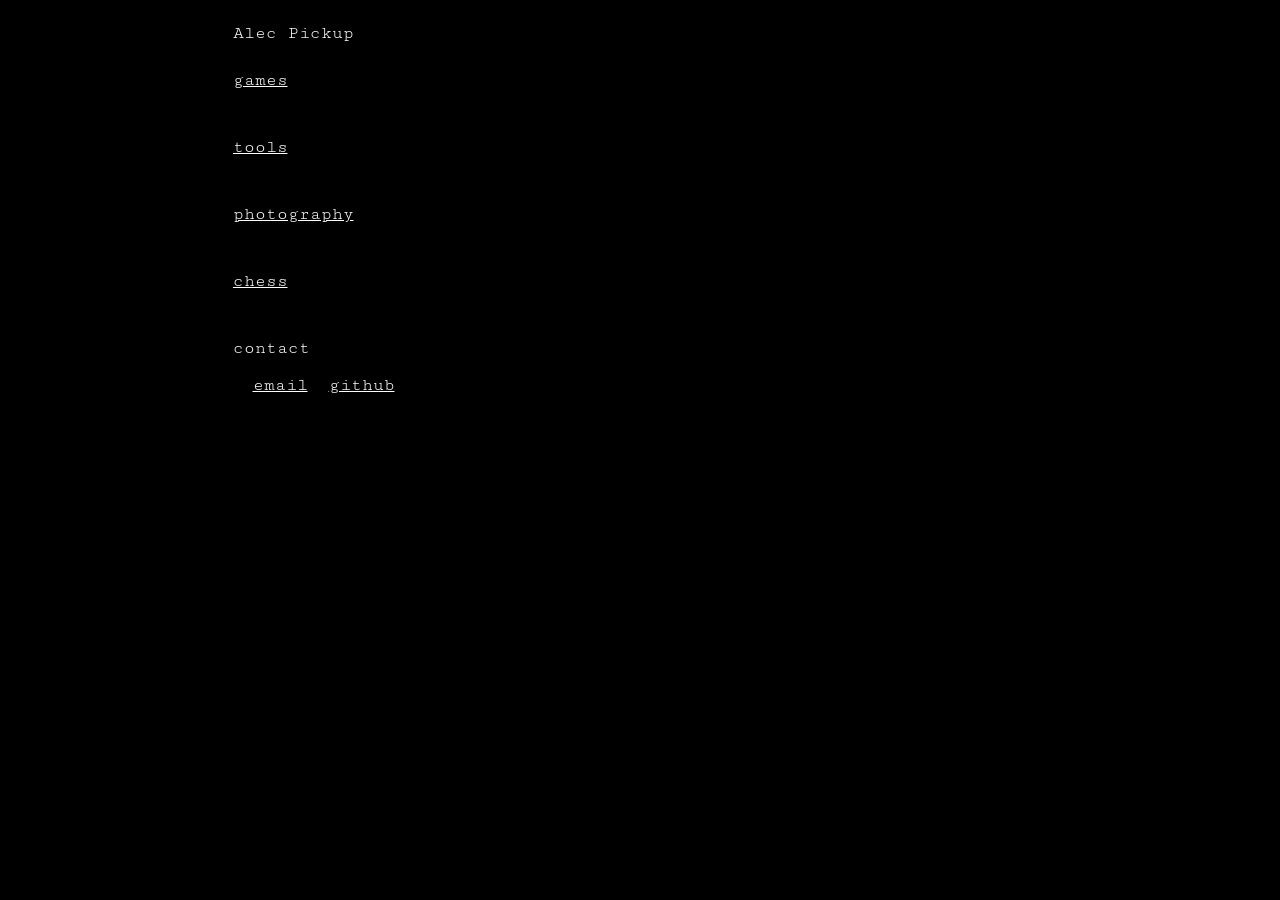
<file: index.html>
<!DOCTYPE html>
<html lang="en">
<head>
    <meta charset="UTF-8">
    <meta name="viewport" content="width=device-width, initial-scale=1.0">
    <title>Alec Pickup</title>
    <link rel="stylesheet" href="styles.css">
    <link rel="icon" type="image/png" sizes="32x32" href="/favicon-32x32.png">
    <link rel="icon" type="image/png" sizes="96x96" href="/favicon-96x96.png">
    <link rel="icon" type="image/png" sizes="16x16" href="/favicon-16x16.png">
</head>
<body>
    <div class="container">
        <header>
            <h1>Alec Pickup</h1>
        </header>

        <main>
            <section id="games" class="section accordion-section">
                <h2 class="accordion-header">games</h2>
                <div class="accordion-content">
                    <div class="games-list">
                    <article class="game game-portrait" id="stack-merge">
                        <div class="phone-row">
                            <a class="shot" href="images/games/stack-merge/gameplay.jpg" data-gallery="stack-merge" data-caption="Stack Merge — a run in progress">
                                <img src="images/games/stack-merge/gameplay-thumb.jpg" alt="Stack Merge: a run in progress" loading="lazy" />
                            </a>
                            <a class="shot" href="images/games/stack-merge/title.jpg" data-gallery="stack-merge" data-caption="Stack Merge — title screen">
                                <img src="images/games/stack-merge/title-thumb.jpg" alt="Stack Merge: title screen" loading="lazy" />
                            </a>
                            <a class="shot" href="images/games/stack-merge/columns.jpg" data-gallery="stack-merge" data-caption="Stack Merge — merging blocks">
                                <img src="images/games/stack-merge/columns-thumb.jpg" alt="Stack Merge: merging blocks" loading="lazy" />
                            </a>
                        </div>
                        <h3>Stack Merge</h3>
                        <p class="game-meta">puzzle · iOS &amp; Android</p>
                        <p>An addictive, block-stacking puzzle game. Drop numbered blocks into columns, merge matching values, and chase a high score.</p>
                        <div class="store-badges" role="group" aria-label="Download Stack Merge">
                            <a href="https://apps.apple.com/gh/app/stack-merge-mobile/id6760034466" target="_blank" rel="noopener noreferrer">
                                <img src="images/app store.png" alt="Download on the App Store" class="store-badge-img" />
                            </a>
                            <a href="https://play.google.com/store/apps/details?id=com.alecpickup.stackmerge" target="_blank" rel="noopener noreferrer">
                                <img src="images/googleplay.png" alt="Get it on Google Play" class="store-badge-img" />
                            </a>
                        </div>
                        <p class="game-links"><a href="stack-merge-privacy-policy.html">privacy policy</a> <a href="stack-merge-support.html">support</a></p>
                    </article>

                    <article class="game game-portrait" id="tsukimi">
                        <div class="phone-row">
                            <a class="shot" href="images/games/tsukimi/gameplay.jpg" data-gallery="tsukimi" data-caption="Tsukimi — a hand in play">
                                <img src="images/games/tsukimi/gameplay-thumb.jpg" alt="Tsukimi: a hand in play" loading="lazy" />
                            </a>
                            <a class="shot" href="images/games/tsukimi/menu.jpg" data-gallery="tsukimi" data-caption="Tsukimi — main menu">
                                <img src="images/games/tsukimi/menu-thumb.jpg" alt="Tsukimi: main menu" loading="lazy" />
                            </a>
                            <a class="shot" href="images/games/tsukimi/midround.jpg" data-gallery="tsukimi" data-caption="Tsukimi — mid-round">
                                <img src="images/games/tsukimi/midround-thumb.jpg" alt="Tsukimi: mid-round" loading="lazy" />
                            </a>
                            <a class="shot" href="images/games/tsukimi/reference.jpg" data-gallery="tsukimi" data-caption="Tsukimi — card reference">
                                <img src="images/games/tsukimi/reference-thumb.jpg" alt="Tsukimi: card reference" loading="lazy" />
                            </a>
                        </div>
                        <h3>Tsukimi</h3>
                        <p class="game-meta">card game · mobile</p>
                        <p>A simple Hanafuda Koi Koi game, with a built-in tutorial and a full reference for the cards and yaku.</p>
                        <p class="game-links"><a href="tsukimi-privacy-policy.html">privacy policy</a> <a href="tsukimi-support.html">support</a></p>
                    </article>

                    <article class="game" id="casino-tycoon">
                        <a class="shot game-hero" href="images/games/casino-tycoon/floor.jpg" data-gallery="casino-tycoon" data-caption="Casino Tycoon — a busy casino floor">
                            <img src="images/games/casino-tycoon/floor.jpg" alt="Casino Tycoon: a busy casino floor" loading="lazy" />
                        </a>
                        <div class="shot-strip">
                            <a class="shot" href="images/games/casino-tycoon/title.jpg" data-gallery="casino-tycoon" data-caption="Casino Tycoon — title screen">
                                <img src="images/games/casino-tycoon/title-thumb.jpg" alt="Casino Tycoon: title screen" loading="lazy" />
                            </a>
                            <a class="shot" href="images/games/casino-tycoon/slots.jpg" data-gallery="casino-tycoon" data-caption="Casino Tycoon — rows of slot machines">
                                <img src="images/games/casino-tycoon/slots-thumb.jpg" alt="Casino Tycoon: rows of slot machines" loading="lazy" />
                            </a>
                            <a class="shot" href="images/games/casino-tycoon/tables.jpg" data-gallery="casino-tycoon" data-caption="Casino Tycoon — table games">
                                <img src="images/games/casino-tycoon/tables-thumb.jpg" alt="Casino Tycoon: table games" loading="lazy" />
                            </a>
                            <a class="shot" href="images/games/casino-tycoon/opening.jpg" data-gallery="casino-tycoon" data-caption="Casino Tycoon — doors open">
                                <img src="images/games/casino-tycoon/opening-thumb.jpg" alt="Casino Tycoon: doors open" loading="lazy" />
                            </a>
                        </div>
                        <h3>Casino Tycoon</h3>
                        <p class="game-meta">management sim · in development</p>
                        <p>A top-down casino management sim. Lay out slots, blackjack, craps and roulette, add food, facilities and decor, hire staff, and keep a floor full of guests spending money on the Strip.</p>
                    </article>

                    <article class="game game-4x3" id="ralph-lauren-simulator">
                        <a class="shot game-hero" href="images/games/ralph-lauren/trading-post.jpg" data-gallery="ralph-lauren-simulator" data-caption="1992 Ralph Lauren Collector Simulator — the Trading Post">
                            <img src="images/games/ralph-lauren/trading-post.jpg" alt="1992 Ralph Lauren Collector Simulator: the Trading Post" loading="lazy" />
                        </a>
                        <div class="shot-strip">
                            <a class="shot" href="images/games/ralph-lauren/title.jpg" data-gallery="ralph-lauren-simulator" data-caption="1992 Ralph Lauren Collector Simulator — title screen">
                                <img src="images/games/ralph-lauren/title-thumb.jpg" alt="1992 Ralph Lauren Collector Simulator: title screen" loading="lazy" />
                            </a>
                            <a class="shot" href="images/games/ralph-lauren/boutique.jpg" data-gallery="ralph-lauren-simulator" data-caption="1992 Ralph Lauren Collector Simulator — the Polo boutique">
                                <img src="images/games/ralph-lauren/boutique-thumb.jpg" alt="1992 Ralph Lauren Collector Simulator: the Polo boutique" loading="lazy" />
                            </a>
                            <a class="shot" href="images/games/ralph-lauren/casino.jpg" data-gallery="ralph-lauren-simulator" data-caption="1992 Ralph Lauren Collector Simulator — the casino">
                                <img src="images/games/ralph-lauren/casino-thumb.jpg" alt="1992 Ralph Lauren Collector Simulator: the casino" loading="lazy" />
                            </a>
                            <a class="shot" href="images/games/ralph-lauren/street.jpg" data-gallery="ralph-lauren-simulator" data-caption="1992 Ralph Lauren Collector Simulator — the street at midday">
                                <img src="images/games/ralph-lauren/street-thumb.jpg" alt="1992 Ralph Lauren Collector Simulator: the street at midday" loading="lazy" />
                            </a>
                        </div>
                        <h3>1992 Ralph Lauren Collector Simulator</h3>
                        <p class="game-meta">3D collector sim · in development</p>
                        <p>A late-'90s, N64-style collector sim set in 1992. Shop the Polo store, flip finds at the consignment shop, put together outfits for a Fit Check score, and build your reputation to unlock rarer stock.</p>
                    </article>

                    <article class="game" id="worlds">
                        <a class="shot game-hero" href="images/games/worlds/jungle.jpg" data-gallery="worlds" data-caption="Worlds — jungle">
                            <img src="images/games/worlds/jungle.jpg" alt="Worlds: jungle" loading="lazy" />
                        </a>
                        <div class="shot-strip">
                            <a class="shot" href="images/games/worlds/savanna.jpg" data-gallery="worlds" data-caption="Worlds — savanna">
                                <img src="images/games/worlds/savanna-thumb.jpg" alt="Worlds: savanna" loading="lazy" />
                            </a>
                            <a class="shot" href="images/games/worlds/swamp.jpg" data-gallery="worlds" data-caption="Worlds — swamp">
                                <img src="images/games/worlds/swamp-thumb.jpg" alt="Worlds: swamp" loading="lazy" />
                            </a>
                            <a class="shot" href="images/games/worlds/tundra.jpg" data-gallery="worlds" data-caption="Worlds — tundra">
                                <img src="images/games/worlds/tundra-thumb.jpg" alt="Worlds: tundra" loading="lazy" />
                            </a>
                            <a class="shot" href="images/games/worlds/taiga.jpg" data-gallery="worlds" data-caption="Worlds — taiga">
                                <img src="images/games/worlds/taiga-thumb.jpg" alt="Worlds: taiga" loading="lazy" />
                            </a>
                        </div>
                        <h3>Worlds</h3>
                        <p class="game-meta">open world · in development</p>
                        <p>A low-poly open world spanning ten biomes, from jungle and savanna to tundra and taiga, each with its own wildlife roaming the landscape.</p>
                    </article>

                    <article class="game" id="shrewd-deal">
                        <a class="shot game-hero" href="images/games/shrewd-deal/early-game.jpg" data-gallery="shrewd-deal" data-caption="Shrewd Deal — early game">
                            <img src="images/games/shrewd-deal/early-game.jpg" alt="Shrewd Deal: early game" loading="lazy" />
                        </a>
                        <div class="shot-strip">
                            <a class="shot" href="images/games/shrewd-deal/title.jpg" data-gallery="shrewd-deal" data-caption="Shrewd Deal — title screen">
                                <img src="images/games/shrewd-deal/title-thumb.jpg" alt="Shrewd Deal: title screen" loading="lazy" />
                            </a>
                            <a class="shot" href="images/games/shrewd-deal/rent.jpg" data-gallery="shrewd-deal" data-caption="Shrewd Deal — paying rent">
                                <img src="images/games/shrewd-deal/rent-thumb.jpg" alt="Shrewd Deal: paying rent" loading="lazy" />
                            </a>
                            <a class="shot" href="images/games/shrewd-deal/lease.jpg" data-gallery="shrewd-deal" data-caption="Shrewd Deal — Universal Lease">
                                <img src="images/games/shrewd-deal/lease-thumb.jpg" alt="Shrewd Deal: Universal Lease" loading="lazy" />
                            </a>
                            <a class="shot" href="images/games/shrewd-deal/online.jpg" data-gallery="shrewd-deal" data-caption="Shrewd Deal — online lobby">
                                <img src="images/games/shrewd-deal/online-thumb.jpg" alt="Shrewd Deal: online lobby" loading="lazy" />
                            </a>
                        </div>
                        <h3>Shrewd Deal</h3>
                        <p class="game-meta">card game · online multiplayer</p>
                        <p>A fast property-trading card game. Collect districts, charge rent, and counter with Legal Injunctions, online against friends or offline against bots.</p>
                    </article>
                    </div>
                </div>
            </section>

            <section id="tools" class="section accordion-section">
                <h2 class="accordion-header">tools</h2>
                <div class="accordion-content">
                    <p><a href="https://chessmatch.app" target="_blank" rel="noopener noreferrer">ChessMatch.app</a> is a quick way to host casual Swiss-system tournaments.</p>
                </div>
            </section>

            <section id="photography" class="section accordion-section">
                <h2 class="accordion-header">photography</h2>
                <div class="accordion-content">
                    <p>Photography portfolio coming soon.</p>
                </div>
            </section>

            <section id="chess" class="section accordion-section">
                <h2 class="accordion-header">chess</h2>
                <div class="accordion-content">
                    <p><a href="https://lichess.org/@/lcpckp" target="_blank">Lichess.org Profile</a></p>
                    <p><a href="https://www.chess.com/member/lcpckp" target="_blank">Chess.com Profile</a></p>
                    <p><a href="https://ratings.uschess.org/player/30849239" target="_blank">USCF Profile</a></p>
                    <p><a href="https://lichess.org/study/search?q=owner%3Alcpckp+" target="_blank">OTB Tournament Games</a></p>
                </div>
            </section>

            <section id="contact" class="section">
                <h2>contact</h2>
                <div class="content">
                    <div class="contact-links">
                        <a href="mailto:contact@alecpickup.com">email</a>
                        <a href="https://github.com/lcpckp" target="_blank">github</a>
                    </div>
                </div>
            </section>
        </main>
    </div>

    <div class="lightbox" id="lightbox" hidden>
        <button class="lightbox-close" type="button" aria-label="Close">close</button>
        <button class="lightbox-nav lightbox-prev" type="button" aria-label="Previous screenshot">&lt;</button>
        <figure>
            <img alt="" />
            <figcaption></figcaption>
        </figure>
        <button class="lightbox-nav lightbox-next" type="button" aria-label="Next screenshot">&gt;</button>
    </div>

    <script src="script.js"></script>
</body>
</html>
</file>
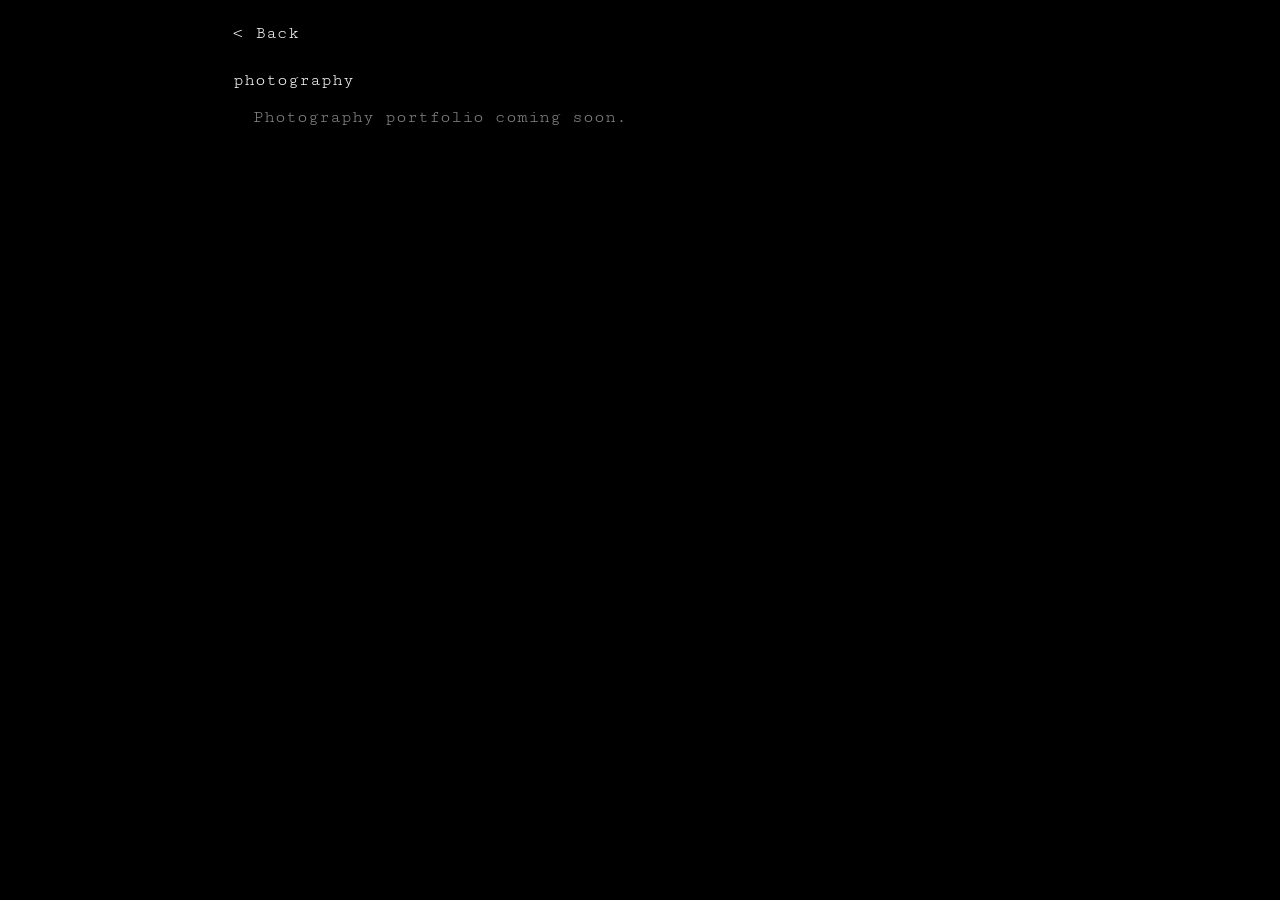
<file: photography.html>
<!DOCTYPE html>
<html lang="en">
<head>
    <meta charset="UTF-8">
    <meta name="viewport" content="width=device-width, initial-scale=1.0">
    <title>Photography - Alec Pickup</title>
    <link rel="stylesheet" href="styles.css">
</head>
<body>
    <div class="container">
        <header>
            <h1><a href="index.html" style="color: #ffffff; text-decoration: none;">&lt; Back</a></h1>
        </header>

        <main>
            <section id="photography" class="section">
                <h2>photography</h2>
                <div class="content">
                    <p>Photography portfolio coming soon.</p>
                </div>
            </section>
        </main>
    </div>

    <script src="script.js"></script>
</body>
</html>
</file>
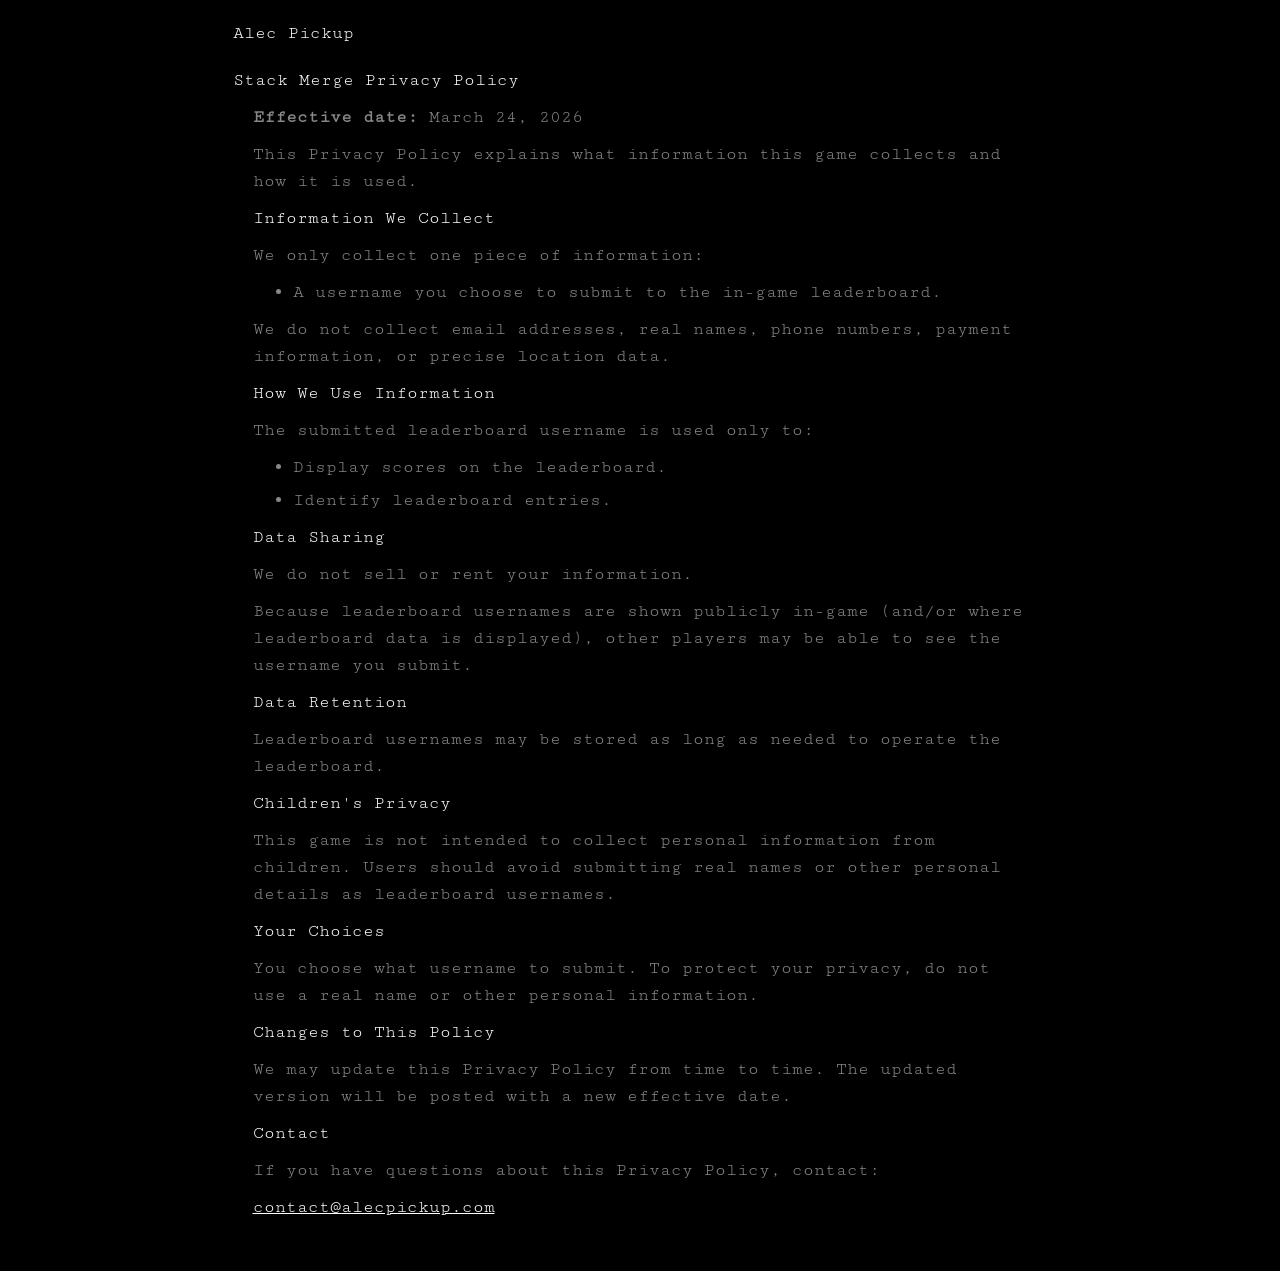
<file: stack-merge-privacy-policy.html>
<!DOCTYPE html>
<html lang="en">
<head>
    <meta charset="UTF-8">
    <meta name="viewport" content="width=device-width, initial-scale=1.0">
    <title>Stack Merge Privacy Policy</title>
    <link rel="stylesheet" href="styles.css">
    <link rel="icon" type="image/png" sizes="32x32" href="/favicon-32x32.png">
    <link rel="icon" type="image/png" sizes="96x96" href="/favicon-96x96.png">
    <link rel="icon" type="image/png" sizes="16x16" href="/favicon-16x16.png">
</head>
<body>
    <div class="container">
        <header>
            <h1>Alec Pickup</h1>
        </header>

        <main>
            <section id="privacy-policy" class="section">
                <h2>Stack Merge Privacy Policy</h2>
                <div class="content">
                    <p><strong>Effective date:</strong> March 24, 2026</p>

                    <p>This Privacy Policy explains what information this game collects and how it is used.</p>

                    <h2>Information We Collect</h2>
                    <p>We only collect one piece of information:</p>
                    <ul>
                        <li>A username you choose to submit to the in-game leaderboard.</li>
                    </ul>
                    <p>We do not collect email addresses, real names, phone numbers, payment information, or precise location data.</p>

                    <h2>How We Use Information</h2>
                    <p>The submitted leaderboard username is used only to:</p>
                    <ul>
                        <li>Display scores on the leaderboard.</li>
                        <li>Identify leaderboard entries.</li>
                    </ul>

                    <h2>Data Sharing</h2>
                    <p>We do not sell or rent your information.</p>
                    <p>Because leaderboard usernames are shown publicly in-game (and/or where leaderboard data is displayed), other players may be able to see the username you submit.</p>

                    <h2>Data Retention</h2>
                    <p>Leaderboard usernames may be stored as long as needed to operate the leaderboard.</p>

                    <h2>Children's Privacy</h2>
                    <p>This game is not intended to collect personal information from children. Users should avoid submitting real names or other personal details as leaderboard usernames.</p>

                    <h2>Your Choices</h2>
                    <p>You choose what username to submit. To protect your privacy, do not use a real name or other personal information.</p>

                    <h2>Changes to This Policy</h2>
                    <p>We may update this Privacy Policy from time to time. The updated version will be posted with a new effective date.</p>

                    <h2>Contact</h2>
                    <p>If you have questions about this Privacy Policy, contact:</p>
                    <p><a href="mailto:contact@alecpickup.com">contact@alecpickup.com</a></p>
                </div>
            </section>
        </main>
    </div>

    <script src="script.js"></script>
</body>
</html>
</file>
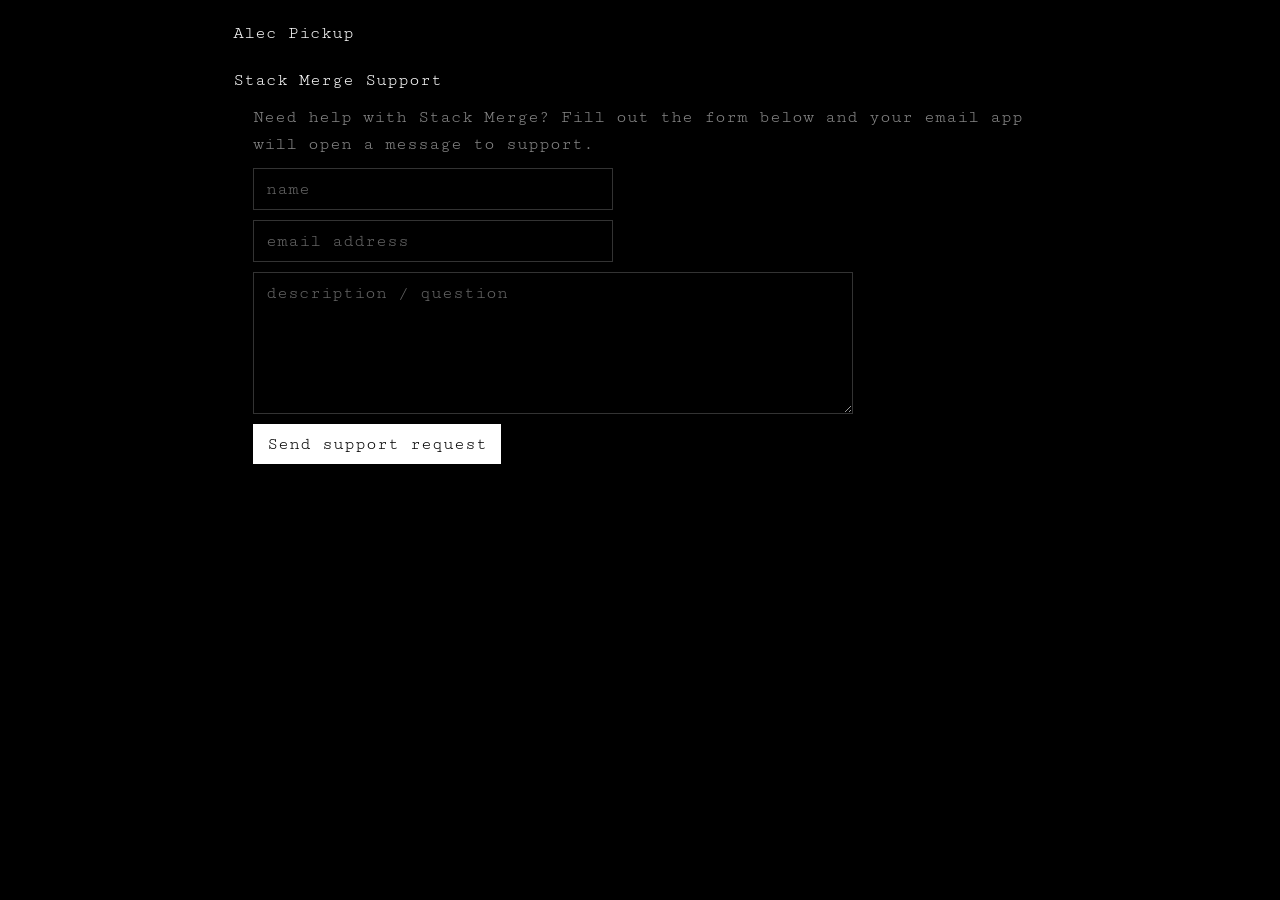
<file: stack-merge-support.html>
<!DOCTYPE html>
<html lang="en">
<head>
    <meta charset="UTF-8">
    <meta name="viewport" content="width=device-width, initial-scale=1.0">
    <title>Stack Merge Support</title>
    <link rel="stylesheet" href="styles.css">
    <link rel="icon" type="image/png" sizes="32x32" href="/favicon-32x32.png">
    <link rel="icon" type="image/png" sizes="96x96" href="/favicon-96x96.png">
    <link rel="icon" type="image/png" sizes="16x16" href="/favicon-16x16.png">
</head>
<body>
    <div class="container">
        <header>
            <h1>Alec Pickup</h1>
        </header>

        <main>
            <section id="stack-merge-support" class="section">
                <h2>Stack Merge Support</h2>
                <div class="content">
                    <p>Need help with Stack Merge? Fill out the form below and your email app will open a message to support.</p>

                    <form id="stack-merge-support-form" class="waitlist-form" novalidate onsubmit="return window.stackMergeSupportSubmit(event);">
                        <input
                            id="stack-merge-support-name"
                            name="name"
                            type="text"
                            autocomplete="name"
                            placeholder="name"
                            required
                        />
                        <input
                            id="stack-merge-support-email"
                            name="email"
                            type="email"
                            inputmode="email"
                            autocomplete="email"
                            placeholder="email address"
                            required
                        />
                        <textarea
                            id="stack-merge-support-message"
                            name="message"
                            rows="6"
                            placeholder="description / question"
                            required
                        ></textarea>
                        <button id="stack-merge-support-submit" type="submit">Send support request</button>
                        <div id="stack-merge-support-status" class="waitlist-status" role="status" aria-live="polite"></div>
                    </form>
                </div>
            </section>
        </main>
    </div>

    <script src="script.js"></script>
</body>
</html>
</file>
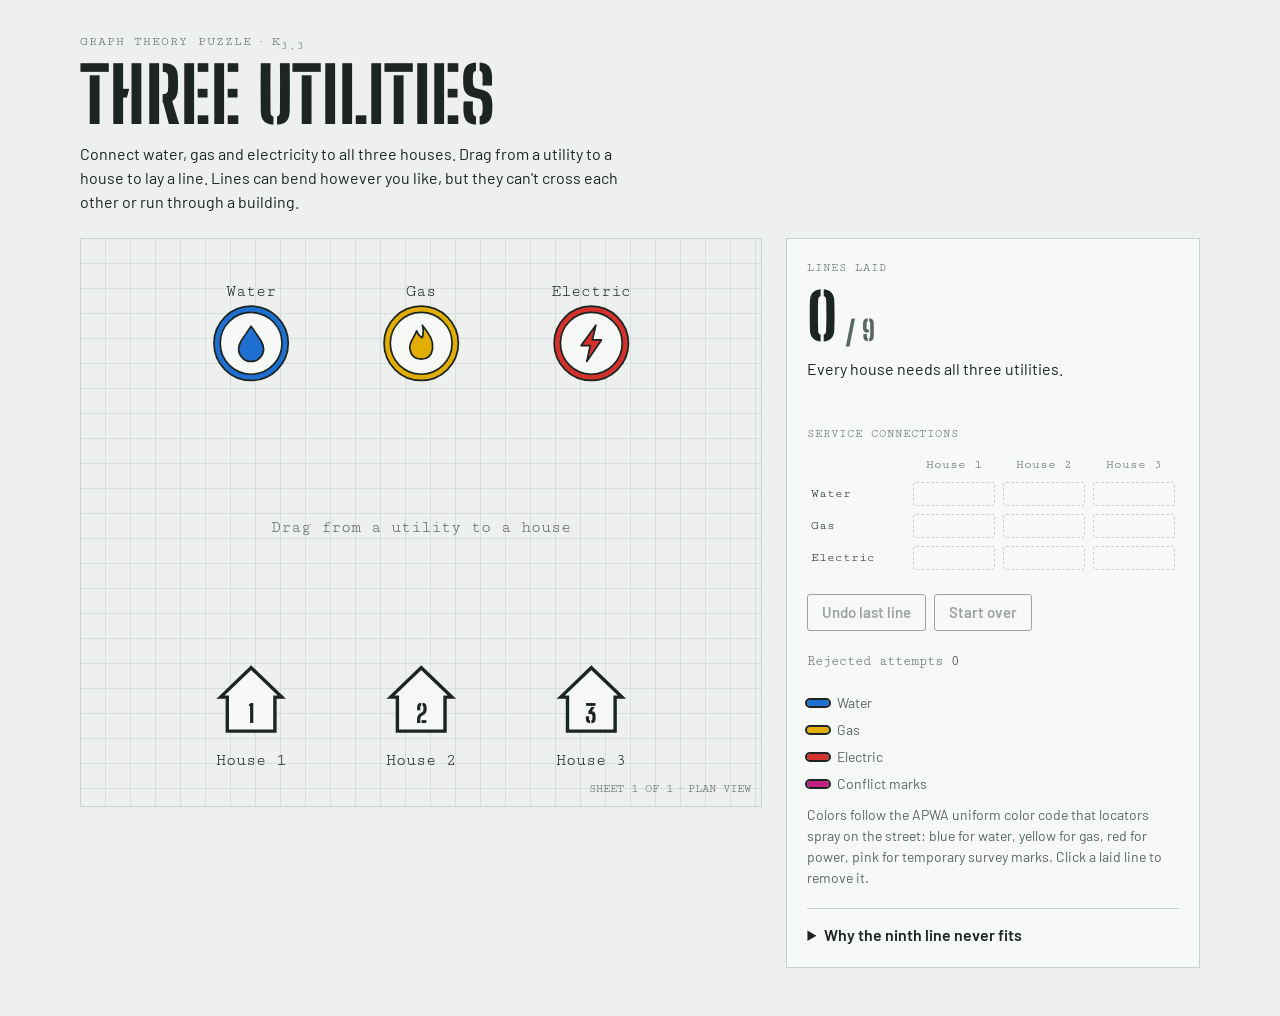
<file: three-utilities.html>
<!DOCTYPE html>
<html lang="en">
<head>
    <meta charset="UTF-8">
    <meta name="viewport" content="width=device-width, initial-scale=1.0, viewport-fit=cover">
    <title>Three Utilities - Alec Pickup</title>
    <link rel="icon" type="image/png" sizes="32x32" href="favicon-32x32.png">
    <link rel="icon" type="image/png" sizes="16x16" href="favicon-16x16.png">
<link rel="preconnect" href="https://fonts.googleapis.com">
<link rel="preconnect" href="https://fonts.gstatic.com" crossorigin>
<link rel="stylesheet" href="https://fonts.googleapis.com/css2?family=Big+Shoulders+Stencil+Display:wght@700;800&family=Barlow:wght@400;500;600&family=Cutive+Mono&display=swap">
<style>
:root { padding-top: env(safe-area-inset-top, 0px); padding-bottom: env(safe-area-inset-bottom, 0px); }
body { margin: 0; }
[hidden] { display: none !important; }

/* Layout: a utility plan sheet. Board on the left, a locator's field panel on the right; stacks on phones. */
:root {
  --paper: #edf0ee;
  --grid: #d8dfdb;
  --panel: #f7f9f7;
  --ink: #1c2521;
  --muted: #5a6761;
  --rule: #c9d2cd;
  --casing: #1c2521;
  --water: #1f6fd1;
  --gas: #e2ad00;
  --electric: #d3312b;
  --survey: #c0237f;
  --display: "Big Shoulders Stencil Display", "Arial Narrow", Impact, sans-serif;
  --body: "Barlow", "Segoe UI", system-ui, sans-serif;
  --mono: "Cutive Mono", "Courier New", monospace;
}
@media (prefers-color-scheme: dark) {
  :root:not([data-theme="light"]) {
    --paper: #121815; --grid: #1d2722; --panel: #171f1b; --ink: #e2e9e5; --muted: #8e9b95;
    --rule: #2b3631; --casing: #070a09; --water: #4f98f2; --gas: #f2c533; --electric: #f15b4f; --survey: #f066b4;
    color-scheme: dark;
  }
}
:root[data-theme="dark"] {
  --paper: #121815; --grid: #1d2722; --panel: #171f1b; --ink: #e2e9e5; --muted: #8e9b95;
  --rule: #2b3631; --casing: #070a09; --water: #4f98f2; --gas: #f2c533; --electric: #f15b4f; --survey: #f066b4;
  color-scheme: dark;
}
body {
  background: var(--paper);
  color: var(--ink);
  font-family: var(--body);
  font-size: 16px;
  line-height: 1.5;
}
.wrap {
  max-width: 1120px;
  margin: 0 auto;
  padding-block: 32px 48px;
  padding-left: max(16px, env(safe-area-inset-left, 0px));
  padding-right: max(16px, env(safe-area-inset-right, 0px));
  display: grid;
  gap: 24px;
}
header { display: grid; gap: 6px; max-width: 62ch; }
.eyebrow {
  font-family: var(--mono);
  font-size: 13px;
  letter-spacing: 0.08em;
  text-transform: uppercase;
  color: var(--muted);
}
h1 {
  font-family: var(--display);
  font-weight: 800;
  font-size: clamp(44px, 8vw, 76px);
  line-height: 0.92;
  letter-spacing: 0.01em;
  text-transform: uppercase;
  margin: 0;
  text-wrap: balance;
}
.lede { margin: 6px 0 0; color: var(--ink); }
.layout {
  display: grid;
  grid-template-columns: minmax(0, 1.65fr) minmax(0, 1fr);
  gap: 24px;
  align-items: start;
}
@media (max-width: 860px) { .layout { grid-template-columns: minmax(0, 1fr); } }

.board {
  position: relative;
  border: 1px solid var(--rule);
  background-color: var(--paper);
  background-image:
    linear-gradient(var(--grid) 1px, transparent 1px),
    linear-gradient(90deg, var(--grid) 1px, transparent 1px);
  background-size: 25px 25px;
  background-position: -1px -1px;
}
.board svg {
  display: block;
  width: 100%;
  height: auto;
  aspect-ratio: 6 / 5;
  touch-action: none;
  user-select: none;
  -webkit-user-select: none;
}
.sheet-tag {
  position: absolute;
  right: 10px;
  bottom: 8px;
  font-family: var(--mono);
  font-size: 12px;
  color: var(--muted);
  pointer-events: none;
}

.node { cursor: crosshair; }
.node .ring { fill: var(--panel); stroke: var(--casing); stroke-width: 7; }
.node .ring-color { fill: none; stroke-width: 4; }
.node .glyph { stroke: var(--casing); stroke-width: 1.5; stroke-linejoin: round; }
.node .house-body { fill: var(--panel); stroke: var(--casing); stroke-width: 3; }
.node .house-num { font-family: var(--display); font-weight: 800; font-size: 22px; fill: var(--ink); }
.node-label { font-family: var(--mono); font-size: 15px; fill: var(--ink); pointer-events: none; }
.node.hot .ring, .node.hot .house-body { stroke: var(--survey); }
.node.bad .ring, .node.bad .house-body { stroke-dasharray: 4 4; }
.node.source .ring, .node.source .house-body { stroke-width: 9; }

.line-casing { fill: none; stroke: var(--casing); stroke-width: 8; stroke-linecap: round; stroke-linejoin: round; }
.line-color { fill: none; stroke-width: 4.5; stroke-linecap: round; stroke-linejoin: round; }
.line-hit { fill: none; stroke: transparent; stroke-width: 18; cursor: pointer; pointer-events: stroke; }
.line-group:hover .line-casing { stroke: var(--survey); }
.draft { fill: none; stroke-width: 4; stroke-linecap: round; stroke-linejoin: round; stroke-dasharray: 9 7; }
.draft.rejected { stroke: var(--survey) !important; animation: fade 0.9s ease forwards; }
.cross-mark { stroke: var(--survey); stroke-width: 3; fill: none; }
.cross-mark.fading { animation: fade 1.6s ease forwards; }
@keyframes fade { 0%, 40% { opacity: 1; } 100% { opacity: 0; } }
.hint-text { font-family: var(--mono); font-size: 15px; fill: var(--muted); pointer-events: none; }

aside {
  background: var(--panel);
  border: 1px solid var(--rule);
  padding: 20px;
  display: grid;
  gap: 20px;
  min-width: 0;
}
.section-label {
  font-family: var(--mono);
  font-size: 12px;
  letter-spacing: 0.08em;
  text-transform: uppercase;
  color: var(--muted);
  margin: 0 0 8px;
}
.count {
  display: flex;
  align-items: baseline;
  gap: 8px;
  font-family: var(--display);
  font-weight: 800;
  line-height: 1;
}
.count .big { font-size: 64px; font-variant-numeric: tabular-nums; }
.count .of { font-size: 28px; color: var(--muted); }
.status {
  margin: 8px 0 0;
  min-height: 3em;
}
.status.warn { color: var(--survey); font-weight: 600; }
.status.win { color: var(--water); font-weight: 600; }

.matrix { width: 100%; border-collapse: collapse; font-variant-numeric: tabular-nums; }
.matrix th {
  font-family: var(--mono);
  font-weight: 400;
  font-size: 13px;
  color: var(--muted);
  padding: 4px;
  text-align: center;
}
.matrix th[scope="row"] { text-align: left; color: var(--ink); white-space: nowrap; }
.matrix td { padding: 4px; text-align: center; }
.cell {
  display: block;
  height: 22px;
  border: 1.5px dashed var(--rule);
  border-radius: 3px;
}
.cell.on { border: 2px solid var(--casing); }

.controls { display: flex; flex-wrap: wrap; gap: 8px; }
button {
  font: 600 15px/1 var(--body);
  color: var(--ink);
  background: transparent;
  border: 1.5px solid var(--ink);
  border-radius: 3px;
  padding: 10px 14px;
  cursor: pointer;
}
button:hover:not(:disabled) { background: var(--ink); color: var(--panel); }
button:focus-visible { outline: 3px solid var(--survey); outline-offset: 2px; }
button:disabled { opacity: 0.4; cursor: default; }

.stats { display: flex; gap: 20px; font-family: var(--mono); font-size: 14px; color: var(--muted); font-variant-numeric: tabular-nums; }
.stats b { color: var(--ink); font-weight: 400; }

.legend { display: grid; gap: 6px; font-size: 14px; color: var(--muted); }
.legend div { display: flex; align-items: center; gap: 8px; }
.swatch { width: 22px; height: 6px; border-radius: 3px; outline: 2px solid var(--casing); flex: none; }

details { border-top: 1px solid var(--rule); padding-top: 14px; }
summary { cursor: pointer; font-weight: 600; }
summary:focus-visible { outline: 3px solid var(--survey); outline-offset: 2px; }
details p { margin: 10px 0 0; font-size: 15px; max-width: 62ch; }
.math { font-family: var(--mono); font-size: 14px; background: var(--paper); padding: 1px 4px; border-radius: 2px; }

@media (prefers-reduced-motion: reduce) {
  .draft.rejected, .cross-mark.fading { animation-duration: 0.01s; animation-delay: 0.6s; }
}
</style>
</head>
<body>
<div class="wrap">
  <header>
    <div class="eyebrow">Graph theory puzzle · K<sub>3,3</sub></div>
    <h1>Three Utilities</h1>
    <p class="lede">Connect water, gas and electricity to all three houses. Drag from a utility to a house to lay a line. Lines can bend however you like, but they can't cross each other or run through a building.</p>
  </header>

  <div class="layout">
    <div class="board">
      <svg id="board" viewBox="0 0 600 500" role="img" aria-label="Puzzle board with three utilities across the top and three houses along the bottom">
        <g id="lines"></g>
        <path id="draft" class="draft" d=""></path>
        <g id="marks"></g>
        <g id="nodes"></g>
        <text id="hint" class="hint-text" x="300" y="258" text-anchor="middle">Drag from a utility to a house</text>
      </svg>
      <div class="sheet-tag">SHEET 1 OF 1 · PLAN VIEW</div>
    </div>

    <aside>
      <div>
        <p class="section-label">Lines laid</p>
        <div class="count"><span class="big" id="count">0</span><span class="of">/ 9</span></div>
        <p class="status" id="status" aria-live="polite">Every house needs all three utilities.</p>
      </div>

      <div>
        <p class="section-label">Service connections</p>
        <table class="matrix" id="matrix">
          <thead><tr><th></th><th scope="col">House 1</th><th scope="col">House 2</th><th scope="col">House 3</th></tr></thead>
          <tbody></tbody>
        </table>
      </div>

      <div class="controls">
        <button type="button" id="undo">Undo last line</button>
        <button type="button" id="reset">Start over</button>
      </div>

      <div class="stats">
        <span>Rejected attempts <b id="attempts">0</b></span>
      </div>

      <div class="legend">
        <div><span class="swatch" style="background: var(--water)"></span>Water</div>
        <div><span class="swatch" style="background: var(--gas)"></span>Gas</div>
        <div><span class="swatch" style="background: var(--electric)"></span>Electric</div>
        <div><span class="swatch" style="background: var(--survey)"></span>Conflict marks</div>
        <p style="margin: 4px 0 0">Colors follow the APWA uniform color code that locators spray on the street: blue for water, yellow for gas, red for power, pink for temporary survey marks. Click a laid line to remove it.</p>
      </div>

      <details id="why">
        <summary>Why the ninth line never fits</summary>
        <p>On a flat sheet, any connected drawing without crossings obeys Euler's formula: <span class="math">V − E + F = 2</span>. Here there are 6 buildings and 9 lines, so a finished drawing would split the sheet into <span class="math">F = 5</span> regions.</p>
        <p>Every line joins a utility to a house, so no region can be a triangle. Each region needs at least 4 lines around it, and each line borders 2 regions. That means <span class="math">4F ≤ 2E</span>, or <span class="math">20 ≤ 18</span>, which is false.</p>
        <p>So you can always place 8 lines, and the ninth must cross something. Mathematicians call this graph K<sub>3,3</sub>, and it's one of the two basic shapes that can't be drawn flat. On the surface of a donut, though, it fits.</p>
      </details>
    </aside>
  </div>
</div>

<script>
(function () {
  const NS = "http://www.w3.org/2000/svg";
  const R = 30;
  const W = 600, H = 500;
  const UTILS = [
    { id: "water", kind: "u", label: "Water", x: 150, y: 92, color: "var(--water)",
      glyph: "M0,-15 C6,-6 11,-1 11,5 A11,11 0 0 1 -11,5 C-11,-1 -6,-6 0,-15Z" },
    { id: "gas", kind: "u", label: "Gas", x: 300, y: 92, color: "var(--gas)",
      glyph: "M1,-16 C8,-7 11,-2 10,5 C9,11 5,14 0,14 C-5,14 -9,11 -10,5 C-11,-1 -6,-5 -4,-11 C-2,-6 1,-5 1,-5 C2,-9 2,-13 1,-16Z" },
    { id: "electric", kind: "u", label: "Electric", x: 450, y: 92, color: "var(--electric)",
      glyph: "M4,-16 L-9,2 L-1,2 L-4,16 L9,-3 L1,-3 Z" },
  ];
  const HOUSES = [1, 2, 3].map((n, i) => ({ id: "h" + n, kind: "h", label: "House " + n, num: n, x: 150 + i * 150, y: 408 }));
  const NODES = UTILS.concat(HOUSES);
  const byId = Object.fromEntries(NODES.map(n => [n.id, n]));

  const svg = document.getElementById("board");
  const linesG = document.getElementById("lines");
  const marksG = document.getElementById("marks");
  const nodesG = document.getElementById("nodes");
  const draft = document.getElementById("draft");
  const hint = document.getElementById("hint");
  const statusEl = document.getElementById("status");
  const countEl = document.getElementById("count");
  const attemptsEl = document.getElementById("attempts");
  const undoBtn = document.getElementById("undo");
  const resetBtn = document.getElementById("reset");
  const matrixBody = document.querySelector("#matrix tbody");

  let lines = [];      // { u, h, pts: [[x,y], ...] }
  let attempts = 0;
  let drawing = null;  // { from, pts, crossings: [] }
  let rejectTimer = null;

  function el(tag, attrs, parent) {
    const e = document.createElementNS(NS, tag);
    for (const k in attrs) e.setAttribute(k, attrs[k]);
    if (parent) parent.appendChild(e);
    return e;
  }

  // ---- nodes ----
  const nodeEls = {};
  NODES.forEach(n => {
    const g = el("g", { class: "node", transform: `translate(${n.x},${n.y})` }, nodesG);
    if (n.kind === "u") {
      el("circle", { class: "ring", r: R }, g);
      el("circle", { class: "ring-color", r: R, stroke: n.color }, g);
      el("path", { class: "glyph", d: n.glyph, fill: n.color }, g);
      el("text", { class: "node-label", y: -R - 12, "text-anchor": "middle" }, g).textContent = n.label;
    } else {
      el("path", { class: "house-body", d: "M-27,-4 L0,-30 L27,-4 L21,-4 L21,26 L-21,26 L-21,-4 Z" }, g);
      el("text", { class: "house-num", y: 19, "text-anchor": "middle" }, g).textContent = n.num;
      el("text", { class: "node-label", y: R + 26, "text-anchor": "middle" }, g).textContent = n.label;
    }
    nodeEls[n.id] = g;
  });

  // ---- matrix ----
  UTILS.forEach(u => {
    const tr = document.createElement("tr");
    tr.innerHTML = `<th scope="row">${u.label}</th>` +
      HOUSES.map(h => `<td><span class="cell" data-key="${u.id}-${h.id}" title="${u.label} to ${h.label}"></span></td>`).join("");
    matrixBody.appendChild(tr);
  });

  // ---- geometry ----
  function toSvg(e) {
    const p = svg.createSVGPoint();
    p.x = e.clientX; p.y = e.clientY;
    const q = p.matrixTransform(svg.getScreenCTM().inverse());
    return [Math.max(4, Math.min(W - 4, q.x)), Math.max(4, Math.min(H - 4, q.y))];
  }
  const dist = (a, b) => Math.hypot(a[0] - b[0], a[1] - b[1]);
  function nodeAt(p, rad) {
    let best = null, bd = Infinity;
    NODES.forEach(n => { const d = dist(p, [n.x, n.y]); if (d < rad && d < bd) { bd = d; best = n; } });
    return best;
  }
  function nearAnyNode(p) { return NODES.some(n => dist(p, [n.x, n.y]) < R + 3); }
  function segIntersect(a, b, c, d) {
    const r0 = b[0] - a[0], r1 = b[1] - a[1], s0 = d[0] - c[0], s1 = d[1] - c[1];
    const den = r0 * s1 - r1 * s0;
    if (Math.abs(den) < 1e-9) return null;
    const t = ((c[0] - a[0]) * s1 - (c[1] - a[1]) * s0) / den;
    const u = ((c[0] - a[0]) * r1 - (c[1] - a[1]) * r0) / den;
    if (t < 0 || t > 1 || u < 0 || u > 1) return null;
    return [a[0] + t * r0, a[1] + t * r1];
  }
  function segPointDist(a, b, p) {
    const dx = b[0] - a[0], dy = b[1] - a[1];
    const len2 = dx * dx + dy * dy;
    let t = len2 ? ((p[0] - a[0]) * dx + (p[1] - a[1]) * dy) / len2 : 0;
    t = Math.max(0, Math.min(1, t));
    return dist(p, [a[0] + t * dx, a[1] + t * dy]);
  }
  function crossingsFor(a, b) {
    const out = [];
    lines.forEach(l => {
      for (let i = 1; i < l.pts.length; i++) {
        const x = segIntersect(a, b, l.pts[i - 1], l.pts[i]);
        if (x && !nearAnyNode(x)) out.push({ pt: x, line: l });
      }
    });
    return out;
  }
  const toD = pts => pts.map((p, i) => (i ? "L" : "M") + p[0].toFixed(1) + " " + p[1].toFixed(1)).join(" ");

  // ---- rendering ----
  function addMark(pt, fading) {
    const g = el("g", { class: "cross-mark" + (fading ? " fading" : "") }, marksG);
    el("circle", { cx: pt[0], cy: pt[1], r: 11 }, g);
    el("path", { d: `M${pt[0] - 6} ${pt[1] - 6} L${pt[0] + 6} ${pt[1] + 6} M${pt[0] + 6} ${pt[1] - 6} L${pt[0] - 6} ${pt[1] + 6}` }, g);
  }

  function render() {
    linesG.innerHTML = "";
    lines.forEach(l => {
      const g = el("g", { class: "line-group" }, linesG);
      const d = toD(l.pts);
      el("path", { class: "line-casing", d }, g);
      el("path", { class: "line-color", d, stroke: byId[l.u].color }, g);
      const hit = el("path", { class: "line-hit", d }, g);
      const t = el("title", {}, hit);
      t.textContent = `${byId[l.u].label} to ${byId[l.h].label}. Click to remove.`;
      hit.addEventListener("pointerdown", e => {
        if (drawing) return;
        e.stopPropagation();
        lines = lines.filter(x => x !== l);
        say(`Removed the ${byId[l.u].label.toLowerCase()} line to ${byId[l.h].label}.`);
        render();
      });
    });
    document.querySelectorAll(".cell").forEach(c => {
      const [u, h] = c.dataset.key.split("-");
      const on = lines.some(l => l.u === u && l.h === h);
      c.classList.toggle("on", on);
      c.style.background = on ? byId[u].color : "";
    });
    countEl.textContent = lines.length;
    attemptsEl.textContent = attempts;
    undoBtn.disabled = !lines.length;
    resetBtn.disabled = !lines.length && !attempts;
    hint.style.display = lines.length || drawing ? "none" : "";
    if (lines.length === 9) say("All nine connected without a crossing. That shouldn't be possible on a flat sheet. Tell a mathematician.", "win");
  }

  function say(msg, kind) {
    statusEl.textContent = msg;
    statusEl.className = "status" + (kind ? " " + kind : "");
  }

  function defaultStatus() {
    const n = lines.length;
    if (n === 0) return "Every house needs all three utilities.";
    if (n < 8) return `${9 - n} connections to go.`;
    if (n === 8) return "Eight down, one to go. See if you can find room for the last one.";
    return "";
  }

  function clearHot() {
    NODES.forEach(n => nodeEls[n.id].classList.remove("hot", "bad", "source"));
  }

  // ---- drawing ----
  svg.addEventListener("pointerdown", e => {
    if (e.button !== undefined && e.button !== 0) return;
    const p = toSvg(e);
    const n = nodeAt(p, R + 8);
    if (!n) return;
    e.preventDefault();
    clearTimeout(rejectTimer);
    marksG.innerHTML = "";
    draft.classList.remove("rejected");
    drawing = { from: n, pts: [[n.x, n.y]], crossings: [] };
    draft.style.stroke = n.kind === "u" ? n.color : "var(--ink)";
    draft.setAttribute("d", "");
    nodeEls[n.id].classList.add("source");
    hint.style.display = "none";
    try { svg.setPointerCapture(e.pointerId); } catch (_) {}
  });

  svg.addEventListener("pointermove", e => {
    if (!drawing) return;
    const p = toSvg(e);
    const last = drawing.pts[drawing.pts.length - 1];
    if (dist(p, last) < 3) return;
    drawing.crossings.push(...crossingsFor(last, p).map(c => (addMark(c.pt), c)));
    drawing.pts.push(p);
    draft.setAttribute("d", toD(drawing.pts));
    clearHot();
    nodeEls[drawing.from.id].classList.add("source");
    const over = nodeAt(p, R + 8);
    if (over && over !== drawing.from) {
      nodeEls[over.id].classList.add("hot");
      if (!validPair(drawing.from, over)) nodeEls[over.id].classList.add("bad");
    }
  });

  function validPair(a, b) {
    if (a.kind === b.kind) return false;
    const u = a.kind === "u" ? a : b, h = a.kind === "u" ? b : a;
    return !lines.some(l => l.u === u.id && l.h === h.id);
  }

  function reject(msg) {
    attempts++;
    say(msg, "warn");
    draft.classList.add("rejected");
    marksG.querySelectorAll(".cross-mark").forEach(m => m.classList.add("fading"));
    rejectTimer = setTimeout(() => {
      draft.setAttribute("d", "");
      draft.classList.remove("rejected");
      marksG.innerHTML = "";
    }, 1600);
    if (lines.length === 8) document.getElementById("why").open = true;
  }

  function finish(e) {
    if (!drawing) return;
    const d = drawing;
    drawing = null;
    try { svg.releasePointerCapture(e.pointerId); } catch (_) {}
    clearHot();
    const last = d.pts[d.pts.length - 1];
    const end = nodeAt(last, R + 10);

    if (!end || end === d.from) {
      // A tap on a node with no drag isn't an attempt.
      if (d.pts.length < 4) { draft.setAttribute("d", ""); marksG.innerHTML = ""; say(defaultStatus()); render(); return; }
      reject(d.from.kind === "u" ? "A line has to end on a house." : "A line has to end on a utility.");
      render();
      return;
    }
    if (end.kind === d.from.kind) {
      reject(end.kind === "h" ? "Houses connect to utilities, not to each other." : "Utilities connect to houses, not to each other.");
      render();
      return;
    }
    const u = d.from.kind === "u" ? d.from : end;
    const h = d.from.kind === "u" ? end : d.from;
    if (lines.some(l => l.u === u.id && l.h === h.id)) {
      reject(`${h.label} already has ${u.label.toLowerCase()}.`);
      render();
      return;
    }
    const pts = d.pts.concat([[end.x, end.y]]);
    const tail = crossingsFor(last, [end.x, end.y]);
    tail.forEach(c => addMark(c.pt));
    // A crossing at a shared vertex is reported by both adjacent segments; count it once.
    const crossings = d.crossings.concat(tail).filter((c, i, all) =>
      all.findIndex(o => o.line === c.line && dist(o.pt, c.pt) < 3) === i);
    if (crossings.length) {
      const c = crossings[0].line;
      const more = crossings.length > 1 ? ` (${crossings.length} crossings in all)` : "";
      reject(`That line crosses the ${byId[c.u].label.toLowerCase()} line to ${byId[c.h].label}${more}.`);
      render();
      return;
    }
    const blocker = NODES.find(n => n !== d.from && n !== end &&
      pts.some((p, i) => i && segPointDist(pts[i - 1], p, [n.x, n.y]) < R - 2));
    if (blocker) {
      addMark([blocker.x, blocker.y]);
      reject(`That line runs straight through ${blocker.label === "Water" || blocker.label === "Gas" || blocker.label === "Electric" ? "the " + blocker.label.toLowerCase() + " plant" : blocker.label}.`);
      render();
      return;
    }
    lines.push({ u: u.id, h: h.id, pts: d.from.kind === "u" ? pts : pts.reverse() });
    draft.setAttribute("d", "");
    marksG.innerHTML = "";
    say(defaultStatus());
    render();
  }

  svg.addEventListener("pointerup", finish);
  svg.addEventListener("pointercancel", () => {
    drawing = null; clearHot(); draft.setAttribute("d", ""); marksG.innerHTML = ""; render();
  });

  undoBtn.addEventListener("click", () => {
    const l = lines.pop();
    if (l) say(`Removed the ${byId[l.u].label.toLowerCase()} line to ${byId[l.h].label}.`);
    render();
  });
  resetBtn.addEventListener("click", () => {
    lines = []; attempts = 0; marksG.innerHTML = ""; draft.setAttribute("d", "");
    say(defaultStatus());
    render();
  });

  say(defaultStatus());
  render();
})();
</script>
</body>
</html>
</file>
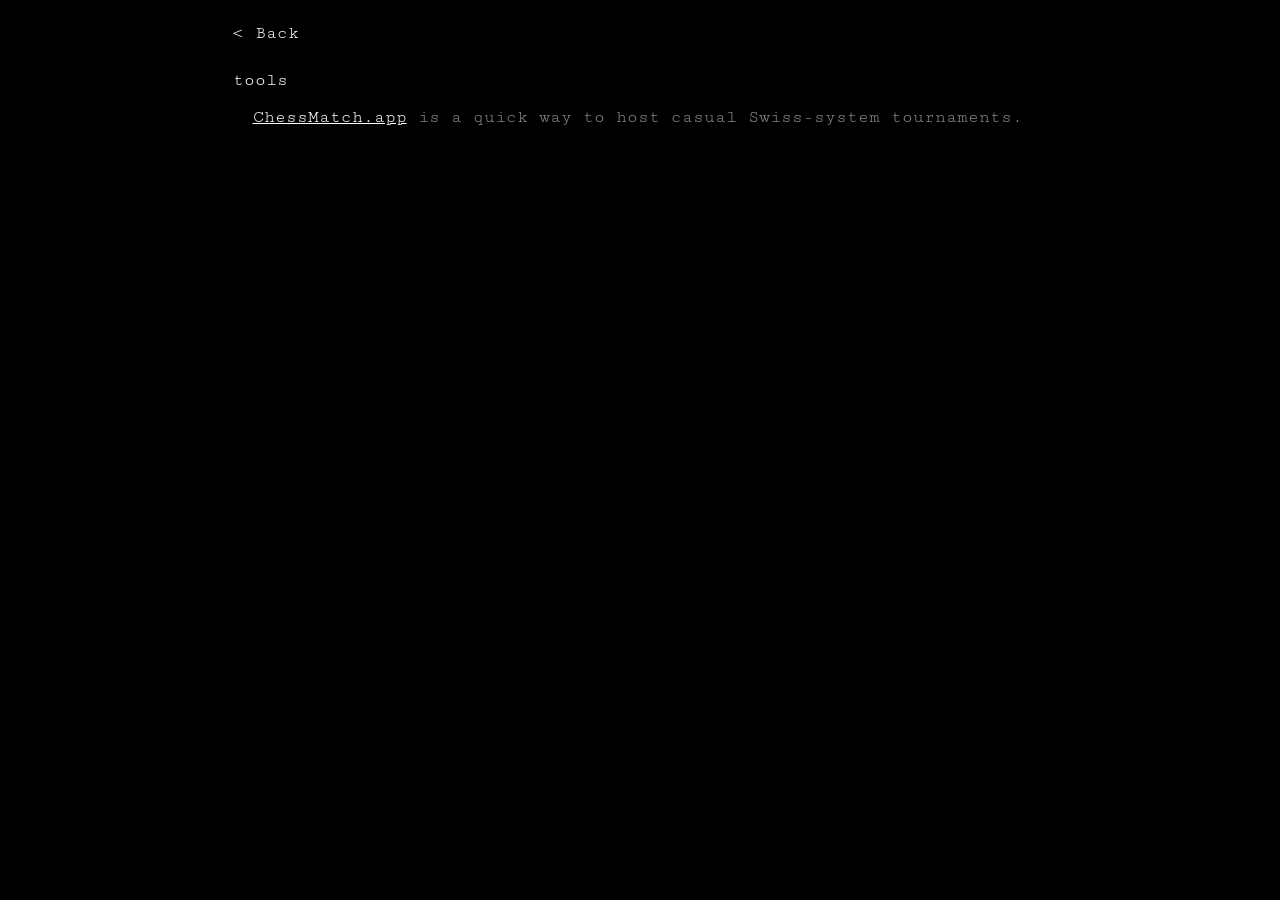
<file: tools.html>
<!DOCTYPE html>
<html lang="en">
<head>
    <meta charset="UTF-8">
    <meta name="viewport" content="width=device-width, initial-scale=1.0">
    <title>Tools - Alec Pickup</title>
    <link rel="stylesheet" href="styles.css">
</head>
<body>
    <div class="container">
        <header>
            <h1><a href="index.html" style="color: #ffffff; text-decoration: none;">&lt; Back</a></h1>
        </header>

        <main>
            <section id="tools" class="section">
                <h2>tools</h2>
                <div class="content">
                    <p><a href="https://chessmatch.app" target="_blank" rel="noopener noreferrer">ChessMatch.app</a> is a quick way to host casual Swiss-system tournaments.</p>
                </div>
            </section>
        </main>
    </div>

    <script src="script.js"></script>
</body>
</html>
</file>
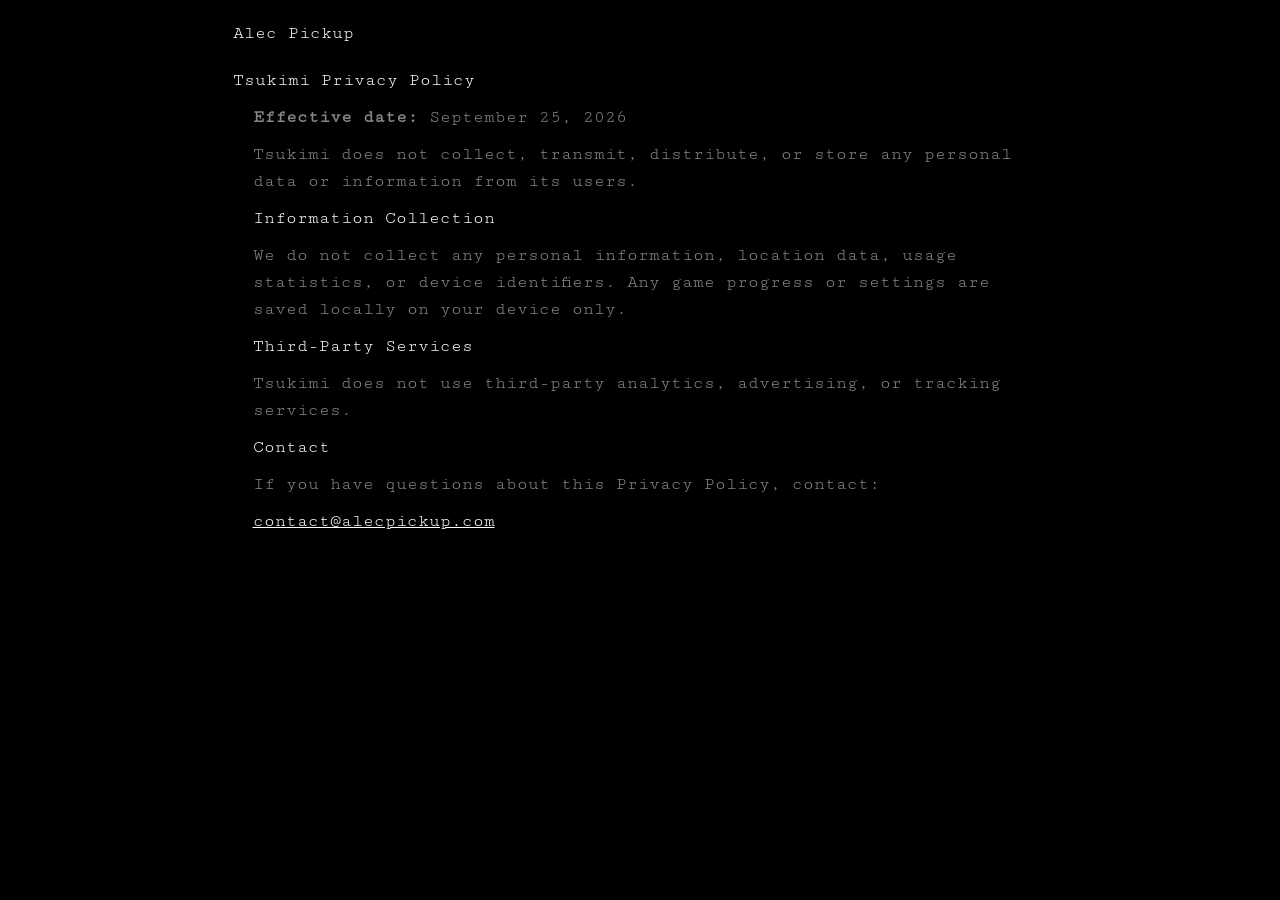
<file: tsukimi-privacy-policy.html>
<!DOCTYPE html>
<html lang="en">
<head>
    <meta charset="UTF-8">
    <meta name="viewport" content="width=device-width, initial-scale=1.0">
    <title>Tsukimi Privacy Policy</title>
    <link rel="stylesheet" href="styles.css">
    <link rel="icon" type="image/png" sizes="32x32" href="/favicon-32x32.png">
    <link rel="icon" type="image/png" sizes="96x96" href="/favicon-96x96.png">
    <link rel="icon" type="image/png" sizes="16x16" href="/favicon-16x16.png">
</head>
<body>
    <div class="container">
        <header>
            <h1>Alec Pickup</h1>
        </header>

        <main>
            <section id="privacy-policy" class="section">
                <h2>Tsukimi Privacy Policy</h2>
                <div class="content">
                    <p><strong>Effective date:</strong> September 25, 2026</p>

                    <p>Tsukimi does not collect, transmit, distribute, or store any personal data or information from its users.</p>

                    <h2>Information Collection</h2>
                    <p>We do not collect any personal information, location data, usage statistics, or device identifiers. Any game progress or settings are saved locally on your device only.</p>

                    <h2>Third-Party Services</h2>
                    <p>Tsukimi does not use third-party analytics, advertising, or tracking services.</p>

                    <h2>Contact</h2>
                    <p>If you have questions about this Privacy Policy, contact:</p>
                    <p><a href="mailto:contact@alecpickup.com">contact@alecpickup.com</a></p>
                </div>
            </section>
        </main>
    </div>

    <script src="script.js"></script>
</body>
</html>
</file>
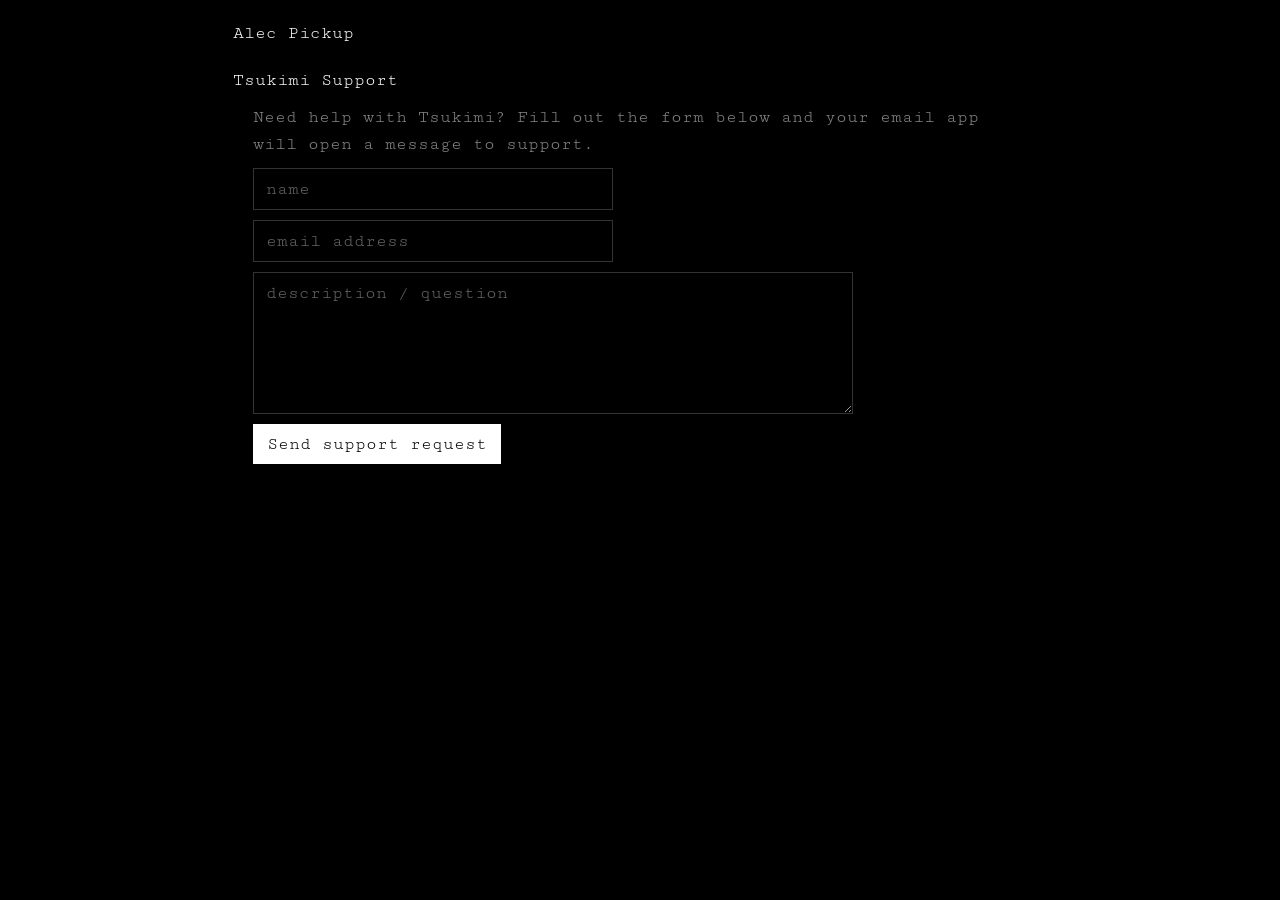
<file: tsukimi-support.html>
<!DOCTYPE html>
<html lang="en">
<head>
    <meta charset="UTF-8">
    <meta name="viewport" content="width=device-width, initial-scale=1.0">
    <title>Tsukimi Support</title>
    <link rel="stylesheet" href="styles.css">
    <link rel="icon" type="image/png" sizes="32x32" href="/favicon-32x32.png">
    <link rel="icon" type="image/png" sizes="96x96" href="/favicon-96x96.png">
    <link rel="icon" type="image/png" sizes="16x16" href="/favicon-16x16.png">
</head>
<body>
    <div class="container">
        <header>
            <h1>Alec Pickup</h1>
        </header>

        <main>
            <section id="tsukimi-support" class="section">
                <h2>Tsukimi Support</h2>
                <div class="content">
                    <p>Need help with Tsukimi? Fill out the form below and your email app will open a message to support.</p>

                    <form id="tsukimi-support-form" class="waitlist-form" novalidate onsubmit="return window.tsukimiSupportSubmit(event);">
                        <input
                            id="tsukimi-support-name"
                            name="name"
                            type="text"
                            autocomplete="name"
                            placeholder="name"
                            required
                        />
                        <input
                            id="tsukimi-support-email"
                            name="email"
                            type="email"
                            inputmode="email"
                            autocomplete="email"
                            placeholder="email address"
                            required
                        />
                        <textarea
                            id="tsukimi-support-message"
                            name="message"
                            rows="6"
                            placeholder="description / question"
                            required
                        ></textarea>
                        <button id="tsukimi-support-submit" type="submit">Send support request</button>
                        <div id="tsukimi-support-status" class="waitlist-status" role="status" aria-live="polite"></div>
                    </form>
                </div>
            </section>
        </main>
    </div>

    <script src="script.js"></script>
</body>
</html>
</file>
<file: styles.css>
@import url('https://fonts.googleapis.com/css2?family=Cutive+Mono&display=swap');

* {
    margin: 0;
    padding: 0;
    box-sizing: border-box;
}

html {
    overflow-x: hidden;
    width: 100%;
}

body {
    font-family: 'Cutive Mono', monospace;
    background-color: #000000;
    color: #ffffff;
    font-size: 18px;
    line-height: 1.5;
    padding: 20px;
    scrollbar-gutter: stable;
    width: 100%;
    overflow-x: hidden;
}

.container {
    max-width: 800px;
    margin: 0 auto;
    width: 100%;
    overflow-x: hidden;
}

header {
    margin-bottom: 20px;
}

h1 {
    font-size: 18px;
    font-weight: normal;
    margin-bottom: 5px;
}

.subtitle {
    color: #888888;
    font-size: 18px;
}

nav {
    margin-bottom: 30px;
    padding: 10px 0;
    border-top: 1px solid #333333;
    border-bottom: 1px solid #333333;
}

nav a {
    color: #ffffff;
    text-decoration: none;
    margin-right: 15px;
    font-size: 18px;
}

main {
    margin-bottom: 30px;
}

.section {
    margin-bottom: 30px;
    width: 100%;
}

h2 {
    font-size: 18px;
    font-weight: normal;
    margin-bottom: 10px;
    color: #ffffff;
    width: 100%;
    box-sizing: border-box;
}

h2 a {
    color: #ffffff;
    text-decoration: underline;
    font-size: 18px;
}

h2 a:visited {
    color: #ffffff;
}

h2 a:hover {
    color: #ffffff;
}

.accordion-header {
    cursor: pointer;
    user-select: none;
    text-decoration: underline;
}

.accordion-header:hover {
    color: #ffffff;
}

.accordion-content {
    max-height: 0;
    overflow: hidden;
    transition: max-height 0.3s ease-out;
    padding-left: 20px;
}

.accordion-section.active .accordion-content {
    max-height: 2000px;
    transition: max-height 0.3s ease-in;
}

.content {
    padding-left: 20px;
}

.content a {
    color: #ffffff;
    text-decoration: underline;
    font-size: 18px;
}

.accordion-content a {
    color: #ffffff;
    text-decoration: underline;
    font-size: 18px;
}

.content ul {
    margin: 0 0 10px 20px;
    padding-left: 20px;
}

.content li {
    color: #888888;
    font-size: 18px;
    margin-bottom: 6px;
}

p {
    margin-bottom: 10px;
    color: #888888;
    font-size: 18px;
}

.projects-grid {
    display: grid;
    grid-template-columns: repeat(auto-fit, minmax(250px, 1fr));
    gap: 20px;
    padding-left: 20px;
    width: 100%;
    box-sizing: border-box;
}

.project {
    margin-bottom: 0;
    width: 100%;
    max-width: 100%;
    box-sizing: border-box;
}

.project a {
    display: block;
    text-decoration: none;
}

.project-image {
    width: 100%;
    height: auto;
    margin-bottom: 10px;
    border: 1px solid #333333;
    display: block;
}

.project h3 {
    font-size: 22px;
    font-weight: bold;
    margin-bottom: 5px;
    color: #ffffff;
}

.project-desc {
    color: #888888;
    margin-bottom: 5px;
    font-size: 18px;
}

.project-links {
    margin-top: 5px;
}

.project-links a,
.contact-links a {
    color: #ffffff;
    text-decoration: underline;
    margin-right: 10px;
    font-size: 18px;
}

.contact-links {
    margin-top: 10px;
}

footer {
    padding-top: 20px;
    border-top: 1px solid #333333;
    color: #888888;
    font-size: 18px;
}

.waitlist-form {
    margin-top: 10px;
    padding-left: 0;
}

.waitlist-form input {
    width: 100%;
    max-width: 360px;
    padding: 10px 12px;
    margin: 0 0 10px 0;
    background-color: #000000;
    border: 1px solid #333333;
    color: #ffffff;
    font-family: 'Cutive Mono', monospace;
    font-size: 18px;
    display: block;
}

.waitlist-form textarea {
    width: 100%;
    max-width: 600px;
    padding: 10px 12px;
    margin: 0 0 10px 0;
    background-color: #000000;
    border: 1px solid #333333;
    color: #ffffff;
    font-family: 'Cutive Mono', monospace;
    font-size: 18px;
    display: block;
    resize: vertical;
}

.waitlist-form input::placeholder {
    color: #666666;
}

.waitlist-form textarea::placeholder {
    color: #666666;
}

.waitlist-form button {
    padding: 10px 14px;
    background-color: #ffffff;
    color: #000000;
    border: none;
    cursor: pointer;
    font-family: 'Cutive Mono', monospace;
    font-size: 18px;
}

.waitlist-form button:disabled {
    opacity: 0.6;
    cursor: not-allowed;
}

.waitlist-status {
    margin-top: 10px;
    color: #888888;
    font-size: 18px;
    min-height: 1.2em;
}

.waitlist-status[data-kind="error"] {
    color: #ff4d4d;
}

.waitlist-status[data-kind="success"] {
    color: #4dff88;
}

.waitlist-status[data-kind="pending"] {
    color: #888888;
}

.store-badges {
    display: flex;
    flex-wrap: wrap;
    align-items: center;
    gap: 14px;
    margin: 10px 0 10px 0;
}

.store-badges a {
    text-decoration: none;
    display: inline-block;
    line-height: 0;
}

.store-badges a:hover {
    opacity: 0.85;
}

.store-badge-img {
    height: 56px;
    width: auto;
    max-width: 100%;
    display: block;
}

/* games showcase */
.games-list {
    display: flex;
    flex-direction: column;
    gap: 50px;
    padding: 10px 0 20px 0;
}

.game h3 {
    font-size: 18px;
    font-weight: normal;
    color: #ffffff;
    margin: 14px 0 0 0;
}

.game-meta {
    font-size: 15px;
    color: #555555;
    margin-bottom: 6px;
    text-transform: lowercase;
}

.game-links a {
    margin-right: 15px;
}

.shot {
    display: block;
    line-height: 0;
    border: 1px solid #333333;
    background-color: #0b0b0b;
    overflow: hidden;
    cursor: zoom-in;
    transition: border-color 0.2s ease;
}

.shot img {
    width: 100%;
    height: 100%;
    object-fit: cover;
    display: block;
    transition: transform 0.4s ease, opacity 0.2s ease;
}

.shot:hover,
.shot:focus-visible {
    border-color: #888888;
    outline: none;
}

.shot:hover img,
.shot:focus-visible img {
    transform: scale(1.03);
}

.game-hero {
    aspect-ratio: 16 / 9;
}

.game-4x3 .game-hero {
    aspect-ratio: 4 / 3;
}

.shot-strip {
    display: grid;
    grid-template-columns: repeat(4, 1fr);
    gap: 8px;
    margin-top: 8px;
}

.shot-strip .shot {
    aspect-ratio: 16 / 9;
}

.game-4x3 .shot-strip .shot {
    aspect-ratio: 4 / 3;
}

.phone-row {
    display: flex;
    gap: 10px;
}

.phone-row .shot {
    flex: 1 1 0;
    min-width: 0;
    aspect-ratio: 9 / 16;
    border-radius: 10px;
}

@media (max-width: 600px) {
    .games-list {
        gap: 40px;
    }

    .shot-strip {
        grid-template-columns: repeat(2, 1fr);
    }

    .phone-row {
        flex-wrap: wrap;
    }

    .phone-row .shot {
        flex: 0 0 calc(50% - 5px);
    }
}

/* lightbox */
.lightbox {
    position: fixed;
    inset: 0;
    z-index: 100;
    display: flex;
    align-items: center;
    justify-content: center;
    background-color: rgba(0, 0, 0, 0.94);
    padding: 50px 60px;
}

.lightbox[hidden] {
    display: none;
}

.lightbox figure {
    margin: 0;
    max-width: 100%;
    max-height: 100%;
    display: flex;
    flex-direction: column;
    align-items: center;
}

.lightbox img {
    max-width: 100%;
    max-height: calc(100vh - 130px);
    border: 1px solid #333333;
    display: block;
}

.lightbox figcaption {
    color: #888888;
    font-size: 16px;
    margin-top: 12px;
    text-align: center;
}

.lightbox button {
    background: none;
    border: none;
    color: #888888;
    font-family: 'Cutive Mono', monospace;
    cursor: pointer;
}

.lightbox button:hover {
    color: #ffffff;
}

.lightbox-close {
    position: absolute;
    top: 14px;
    right: 20px;
    font-size: 18px;
    text-decoration: underline;
}

.lightbox-nav {
    position: absolute;
    top: 50%;
    transform: translateY(-50%);
    font-size: 32px;
    padding: 20px 10px;
}

.lightbox-prev {
    left: 6px;
}

.lightbox-next {
    right: 6px;
}

body.lightbox-open {
    overflow: hidden;
}
</file>
